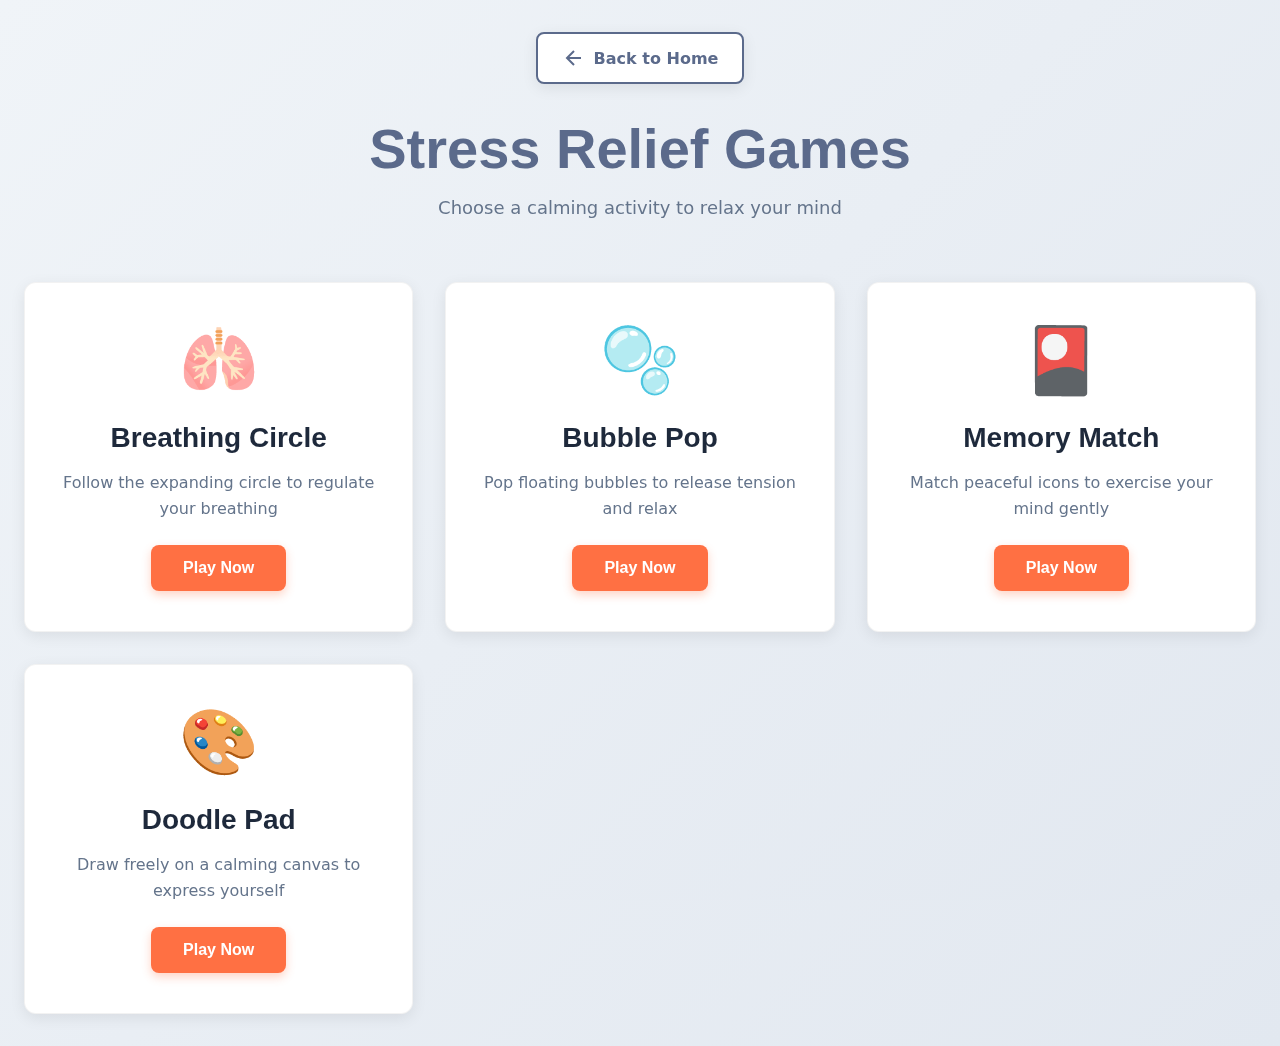
<file: game.html>
<!DOCTYPE html>
<html lang="en">

<head>
    <meta charset="UTF-8">
    <meta name="viewport" content="width=device-width, initial-scale=1.0">
    <meta name="description"
        content="Play stress-relieving games including breathing exercises, bubble pop, memory match, and doodle pad">
    <title>Stress Relief Games - MindEase</title>
    <link rel="preconnect" href="https://fonts.googleapis.com">
    <link rel="icon" type="image/png" href="logo-1.png">
    <link rel="preconnect" href="https://fonts.gstatic.com" crossorigin>
    <link
        href="https://fonts.googleapis.com/css2?family=Inter:wght@300;400;500;600;700&family=Outfit:wght@400;600;700&display=swap"
        rel="stylesheet">
    <link rel="stylesheet" href="games.css">
</head>

<body>
    <div class="background-gradient"></div>

    <header class="header">
        <div class="header-content">
            <a href="index.html" class="back-button">
                <svg width="24" height="24" viewBox="0 0 24 24" fill="none" stroke="currentColor" stroke-width="2">
                    <path d="M19 12H5M12 19l-7-7 7-7" />
                </svg>
                Back to Home
            </a>
            <h1 class="main-title">Stress Relief Games</h1>
            <p class="subtitle">Choose a calming activity to relax your mind</p>
        </div>
    </header>

    <main class="games-grid">
        <!-- Breathing Circle Game -->
        <div class="game-card" data-game="breathing">
            <div class="card-icon">🫁</div>
            <h2>Breathing Circle</h2>
            <p>Follow the expanding circle to regulate your breathing</p>
            <button class="play-button" onclick="openGame('breathing')">Play Now</button>
        </div>

        <!-- Bubble Pop Game -->
        <div class="game-card" data-game="bubble">
            <div class="card-icon">🫧</div>
            <h2>Bubble Pop</h2>
            <p>Pop floating bubbles to release tension and relax</p>
            <button class="play-button" onclick="openGame('bubble')">Play Now</button>
        </div>

        <!-- Memory Match Game -->
        <div class="game-card" data-game="memory">
            <div class="card-icon">🎴</div>
            <h2>Memory Match</h2>
            <p>Match peaceful icons to exercise your mind gently</p>
            <button class="play-button" onclick="openGame('memory')">Play Now</button>
        </div>

        <!-- Doodle Pad Game -->
        <div class="game-card" data-game="doodle">
            <div class="card-icon">🎨</div>
            <h2>Doodle Pad</h2>
            <p>Draw freely on a calming canvas to express yourself</p>
            <button class="play-button" onclick="openGame('doodle')">Play Now</button>
        </div>


    </main>

    <!-- Game Modals -->
    <div id="breathing-modal" class="game-modal">
        <div class="modal-content">
            <button class="close-button" onclick="closeGame('breathing')">×</button>
            <h2>Breathing Circle</h2>
            <p class="instruction">Follow the circle as it expands and contracts</p>
            <div class="breathing-container">
                <div class="breathing-circle">
                    <div class="breathing-text">Breathe</div>
                </div>
                <div class="breathing-instruction">Inhale</div>
            </div>
            <button class="action-button" onclick="startBreathing()">Start Exercise</button>
        </div>
    </div>

    <!-- Bubble Pop Modal -->
    <div id="bubble-modal" class="game-modal">
        <div class="modal-content">
            <button class="close-button" onclick="closeGame('bubble')">×</button>
            <h2>Bubble Pop</h2>
            <div class="score-display">Score: <span id="bubble-score">0</span></div>
            <canvas id="bubble-canvas"></canvas>
            <button class="action-button" onclick="startBubbles()">Start Popping</button>
        </div>
    </div>

    <!-- Memory Match Modal -->
    <div id="memory-modal" class="game-modal">
        <div class="modal-content">
            <button class="close-button" onclick="closeGame('memory')">×</button>
            <h2>Memory Match</h2>
            <div class="game-stats">
                <div class="stat">Moves: <span id="moves">0</span></div>
                <div class="stat">Matches: <span id="matches">0</span></div>
            </div>
            <div id="memory-grid" class="memory-grid"></div>
            <button class="action-button" onclick="startMemory()">New Game</button>
        </div>
    </div>

    <!-- Doodle Pad Modal -->
    <div id="doodle-modal" class="game-modal">
        <div class="modal-content">
            <button class="close-button" onclick="closeGame('doodle')">×</button>
            <h2>Doodle Pad</h2>
            <div class="doodle-controls">
                <input type="color" id="color-picker" value="#6366f1">
                <input type="range" id="brush-size" min="1" max="20" value="5">
                <button class="control-button" onclick="clearCanvas()">Clear</button>
            </div>
            <canvas id="doodle-canvas"></canvas>
        </div>
    </div>



    <script src="game.js"></script>
</body>

</html>
</file>
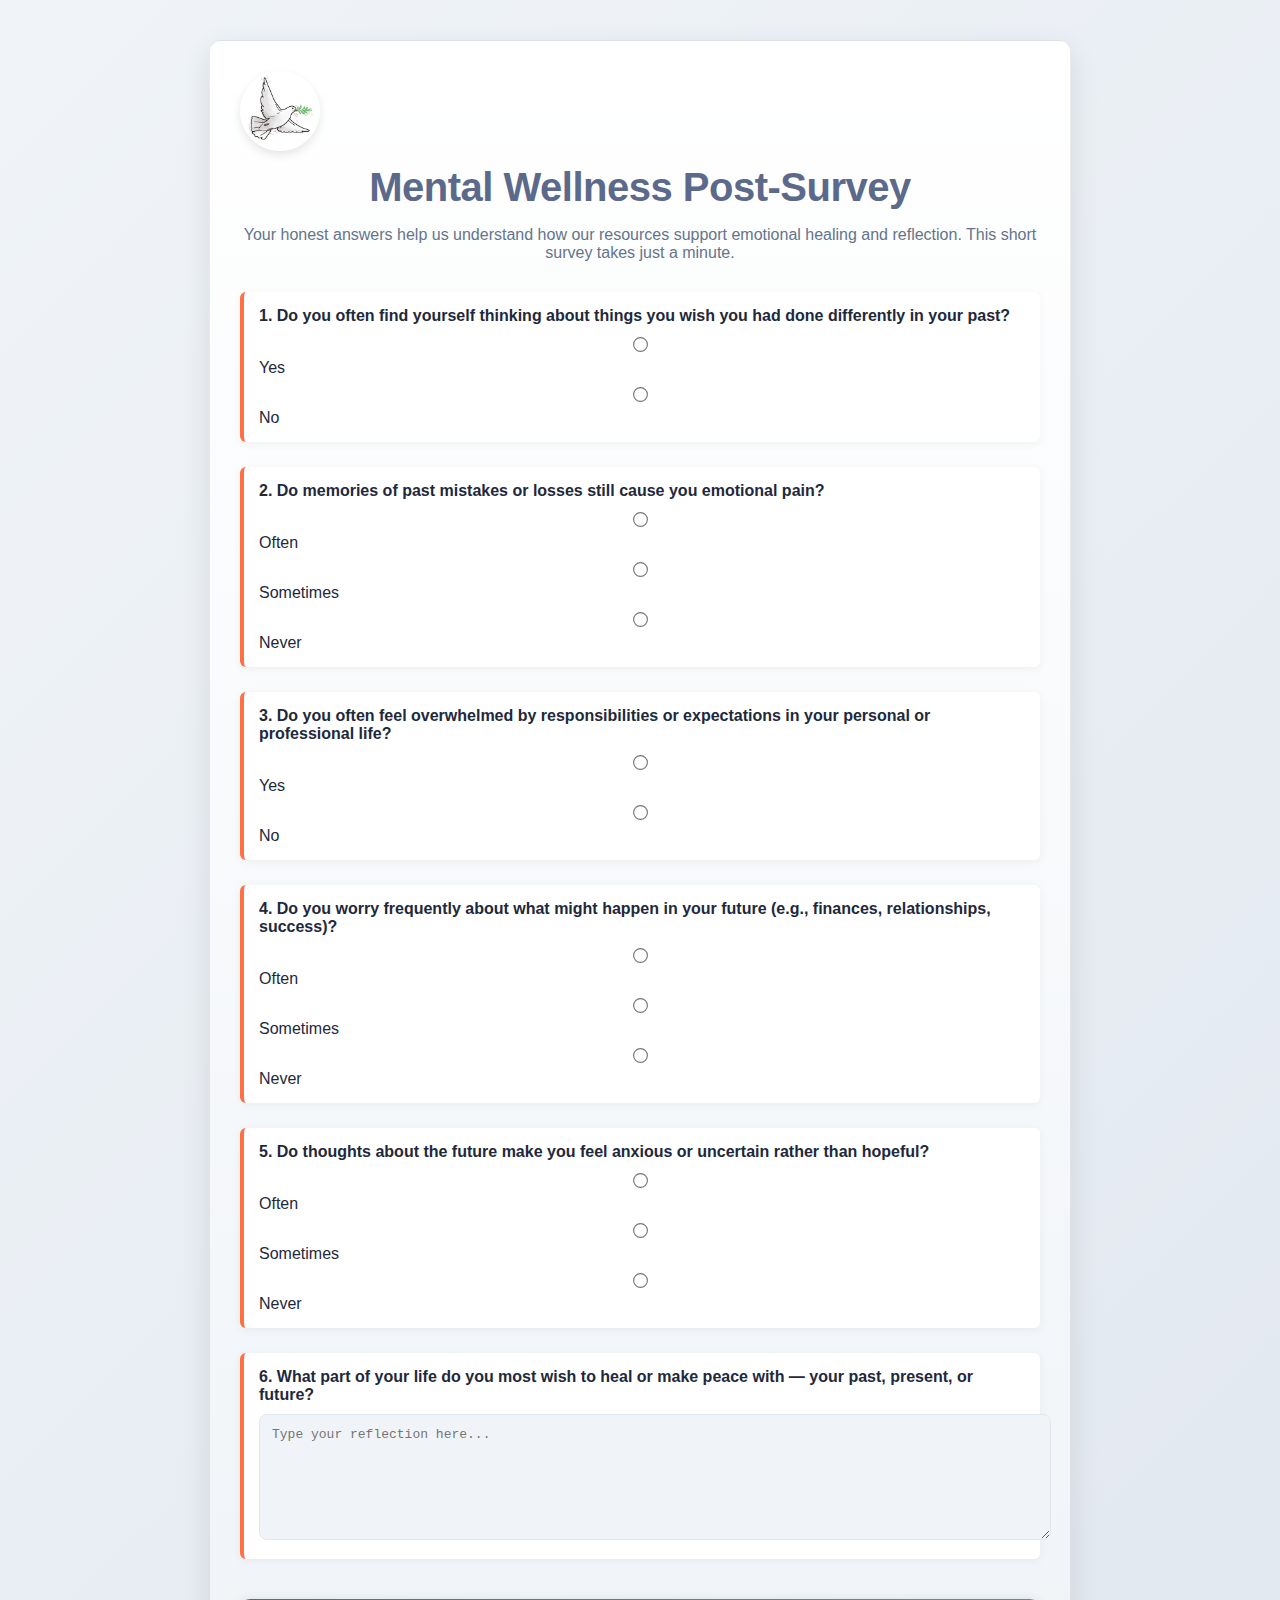
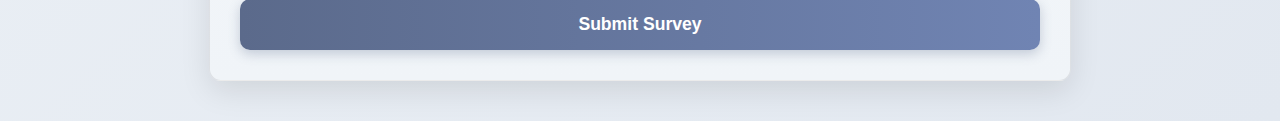
<file: survey.html>
<!DOCTYPE html>
<html lang="en">
<head>
    <meta charset="UTF-8">
    <meta name="viewport" content="width=device-width, initial-scale=1.0">
    <title>Mental Wellness Post-Survey</title>
    <link rel="stylesheet" href="survey.css">
    <link rel="icon" type="image/png" href="mind peace logo.png">
</head>
<body>
    <div class="survey-card">
        <img src="logo-1.png" alt="MindEase Logo" class="logo-img">
        <h1>Mental Wellness Post-Survey</h1>
        <p class="intro">Your honest answers help us understand how our resources support emotional healing and reflection. This short survey takes just a minute.</p>

        <form id="surveyForm">
            <div class="question">
                <label>1. Do you often find yourself thinking about things you wish you had done differently in your past?</label>
                <div class="options">
                    <input type="radio" name="q1" value="2"> Yes
                    <input type="radio" name="q1" value="0"> No
                </div>
            </div>

            <div class="question">
                <label>2. Do memories of past mistakes or losses still cause you emotional pain?</label>
                <div class="options">
                    <input type="radio" name="q2" value="2"> Often
                    <input type="radio" name="q2" value="1"> Sometimes
                    <input type="radio" name="q2" value="0"> Never
                </div>
            </div>

            <div class="question">
                <label>3. Do you often feel overwhelmed by responsibilities or expectations in your personal or professional life?</label>
                <div class="options">
                    <input type="radio" name="q3" value="2"> Yes
                    <input type="radio" name="q3" value="0"> No
                </div>
            </div>

            <div class="question">
                <label>4. Do you worry frequently about what might happen in your future (e.g., finances, relationships, success)?</label>
                <div class="options">
                    <input type="radio" name="q4" value="2"> Often
                    <input type="radio" name="q4" value="1"> Sometimes
                    <input type="radio" name="q4" value="0"> Never
                </div>
            </div>

            <div class="question">
                <label>5. Do thoughts about the future make you feel anxious or uncertain rather than hopeful?</label>
                <div class="options">
                    <input type="radio" name="q5" value="2"> Often
                    <input type="radio" name="q5" value="1"> Sometimes
                    <input type="radio" name="q5" value="0"> Never
                </div>
            </div>

            <div class="question open-ended">
                <label>6. What part of your life do you most wish to heal or make peace with — your past, present, or future?</label>
                <textarea name="q6" rows="4" placeholder="Type your reflection here..."></textarea>
            </div>

            <button type="submit">Submit Survey</button>
        </form>

        <div id="resultBox" class="hidden">
            <h2>💖 Thank You!</h2>
            <p>Your responses have been recorded. Below is your reflection score:</p>
            <div id="scoreDisplay"></div>
            <p id="scoreMessage"></p>
            <button id="retryBtn">Take Again</button>
        </div>
    </div>

    <script src="survey.js"></script>
</body>
</html>
</file>
<file: games.css>
* {
    margin: 0;
    padding: 0;
    box-sizing: border-box;
}

:root {
    --primary-color: #5B6A8B;
    --secondary-color: #FF7043;
    --bg-light: #F0F4F8;
    --bg-dark: #E2E8F0;
    --surface-color: #FFFFFF;
    --text-dark: #1E293B;
    --text-medium: #64748B;
    --glass: rgba(255, 255, 255, 0.85);
    --radius: 12px;
    --shadow-light: 0 4px 15px rgba(0, 0, 0, 0.08);
    --shadow-deep: 0 10px 30px rgba(0, 0, 0, 0.12);
}

body {
    font-family: 'Poppins', system-ui, -apple-system, sans-serif;
    background: linear-gradient(135deg, var(--bg-light), var(--bg-dark));
    color: var(--text-dark);
    min-height: 100vh;
    overflow-x: hidden;
    position: relative;
}

.background-gradient {
    position: fixed;
    top: 0;
    left: 0;
    width: 100%;
    height: 100%;
    background: linear-gradient(135deg, var(--bg-light) 0%, var(--bg-dark) 100%);
    z-index: -1;
}

/* Header Styles */
.header {
    padding: 2rem 1.5rem;
    text-align: center;
}

.header-content {
    max-width: 800px;
    margin: 0 auto;
}

.back-button {
    display: inline-flex;
    align-items: center;
    gap: 0.5rem;
    padding: 0.75rem 1.5rem;
    background: var(--surface-color);
    border: 2px solid var(--primary-color);
    border-radius: 8px;
    color: var(--primary-color);
    text-decoration: none;
    font-weight: 600;
    transition: all 0.3s ease;
    margin-bottom: 2rem;
    box-shadow: var(--shadow-light);
}

.back-button:hover {
    background: var(--bg-dark);
    color: var(--secondary-color);
    border-color: var(--secondary-color);
    transform: translateX(-4px);
    box-shadow: var(--shadow-deep);
}

.main-title {
    font-family: 'Poppins', sans-serif;
    font-size: 3.5rem;
    font-weight: 700;
    color: var(--primary-color);
    margin-bottom: 1rem;
}

.subtitle {
    font-size: 1.125rem;
    color: var(--text-medium);
    font-weight: 300;
}

/* Games Grid */
.games-grid {
    display: grid;
    grid-template-columns: repeat(auto-fit, minmax(300px, 1fr));
    gap: 2rem;
    padding: 2rem 1.5rem;
    max-width: 1400px;
    margin: 0 auto;
}

.game-card {
    background: var(--surface-color);
    border: 1px solid rgba(0, 0, 0, 0.05);
    border-radius: var(--radius);
    padding: 2.5rem 2rem;
    transition: all 0.3s ease;
    cursor: pointer;
    text-align: center;
    box-shadow: var(--shadow-light);
}

.game-card:hover {
    transform: translateY(-4px);
    box-shadow: var(--shadow-deep);
    border-color: var(--secondary-color);
}

.card-icon {
    font-size: 4rem;
    margin-bottom: 1.5rem;
}

.game-card h2 {
    font-family: 'Poppins', sans-serif;
    font-size: 1.75rem;
    font-weight: 600;
    margin-bottom: 1rem;
    color: var(--text-dark);
}

.game-card p {
    color: var(--text-medium);
    line-height: 1.6;
    margin-bottom: 1.5rem;
}

.play-button {
    background: var(--secondary-color);
    color: white;
    border: none;
    padding: 0.875rem 2rem;
    border-radius: 8px;
    font-size: 1rem;
    font-weight: 600;
    cursor: pointer;
    transition: all 0.3s ease;
    box-shadow: 0 4px 10px rgba(255, 112, 67, 0.3);
}

.play-button:hover {
    background: #E55C30;
    transform: scale(1.05);
    box-shadow: 0 6px 15px rgba(255, 112, 67, 0.4);
}

.play-button:active {
    transform: scale(0.98);
}

/* Game Modal Styles */
.game-modal {
    display: none;
    position: fixed;
    top: 0;
    left: 0;
    width: 100%;
    height: 100%;
    background: rgba(30, 41, 59, 0.95);
    backdrop-filter: blur(10px);
    z-index: 1000;
    justify-content: center;
    align-items: center;
    animation: fadeIn 0.3s ease;
}

.game-modal.active {
    display: flex;
}

@keyframes fadeIn {
    from {
        opacity: 0;
    }

    to {
        opacity: 1;
    }
}

.modal-content {
    background: var(--surface-color);
    border: 1px solid rgba(0, 0, 0, 0.1);
    border-radius: var(--radius);
    padding: 2.5rem;
    max-width: 90%;
    max-height: 90vh;
    overflow-y: auto;
    position: relative;
    animation: slideUp 0.4s cubic-bezier(0.4, 0, 0.2, 1);
    box-shadow: 0 25px 80px rgba(0, 0, 0, 0.2);
}

@keyframes slideUp {
    from {
        opacity: 0;
        transform: translateY(30px);
    }

    to {
        opacity: 1;
        transform: translateY(0);
    }
}

.close-button {
    position: absolute;
    top: 1rem;
    right: 1rem;
    background: var(--bg-dark);
    border: 1px solid var(--primary-color);
    color: var(--primary-color);
    font-size: 2rem;
    width: 48px;
    height: 48px;
    border-radius: 12px;
    cursor: pointer;
    transition: all 0.3s ease;
    display: flex;
    align-items: center;
    justify-content: center;
    line-height: 1;
}

.close-button:hover {
    background: var(--secondary-color);
    color: white;
    transform: rotate(90deg);
}

.modal-content h2 {
    font-family: 'Poppins', sans-serif;
    font-size: 2rem;
    margin-bottom: 1rem;
    color: var(--primary-color);
}

.instruction {
    color: var(--text-medium);
    margin-bottom: 2rem;
    font-size: 1.125rem;
}

/* Breathing Circle Game */
.breathing-container {
    display: flex;
    flex-direction: column;
    align-items: center;
    gap: 2rem;
    padding: 3rem 0;
}

.breathing-circle {
    width: 200px;
    height: 200px;
    border-radius: 50%;
    background: linear-gradient(135deg, var(--primary-color), var(--secondary-color));
    display: flex;
    align-items: center;
    justify-content: center;
    box-shadow: 0 0 40px rgba(91, 106, 139, 0.4);
    transition: all 4s ease-in-out;
}

.breathing-circle.inhale {
    transform: scale(1.5);
    box-shadow: 0 0 80px rgba(91, 106, 139, 0.6);
}

.breathing-circle.exhale {
    transform: scale(1);
    box-shadow: 0 0 40px rgba(91, 106, 139, 0.4);
}

.breathing-text {
    font-size: 1.5rem;
    font-weight: 600;
    color: white;
}

.breathing-instruction {
    font-size: 1.75rem;
    font-weight: 600;
    color: var(--primary-color);
    text-transform: uppercase;
    letter-spacing: 2px;
}

/* Bubble Pop Game */
#bubble-canvas {
    width: 100%;
    max-width: 600px;
    height: 500px;
    background: linear-gradient(180deg, var(--bg-light) 0%, var(--bg-dark) 100%);
    border-radius: 16px;
    border: 2px solid var(--primary-color);
    cursor: pointer;
    display: block;
    margin: 1.5rem auto;
}

.score-display {
    font-size: 1.5rem;
    font-weight: 600;
    text-align: center;
    margin-bottom: 1rem;
    color: var(--text-dark);
}

#bubble-score {
    color: var(--secondary-color);
}

/* Memory Match Game */
.game-stats {
    display: flex;
    justify-content: center;
    gap: 3rem;
    margin-bottom: 2rem;
}

.stat {
    font-size: 1.25rem;
    font-weight: 600;
    color: var(--text-dark);
}

.stat span {
    color: var(--secondary-color);
}

.memory-grid {
    display: grid;
    grid-template-columns: repeat(4, 1fr);
    gap: 1rem;
    max-width: 500px;
    margin: 0 auto 2rem;
}

.memory-card {
    aspect-ratio: 1;
    background: var(--bg-light);
    border: 2px solid var(--primary-color);
    border-radius: 12px;
    cursor: pointer;
    display: flex;
    align-items: center;
    justify-content: center;
    font-size: 2.5rem;
    transition: all 0.3s ease;
    position: relative;
}

.memory-card:hover {
    transform: translateY(-4px);
    box-shadow: var(--shadow-light);
}

.memory-card.flipped {
    background: linear-gradient(135deg, var(--primary-color), var(--secondary-color));
    border-color: var(--secondary-color);
    color: white;
}

.memory-card.matched {
    background: #10b981;
    border-color: #10b981;
    cursor: default;
    animation: matchPulse 0.6s ease;
}

@keyframes matchPulse {

    0%,
    100% {
        transform: scale(1);
    }

    50% {
        transform: scale(1.1);
    }
}

.memory-card .card-back {
    font-size: 2rem;
}

.memory-card .card-front {
    display: none;
}

.memory-card.flipped .card-back {
    display: none;
}

.memory-card.flipped .card-front {
    display: block;
}

/* Doodle Pad Game */
.doodle-controls {
    display: flex;
    gap: 1rem;
    align-items: center;
    justify-content: center;
    margin-bottom: 1.5rem;
    flex-wrap: wrap;
}

#color-picker {
    width: 60px;
    height: 48px;
    border: 2px solid var(--primary-color);
    border-radius: 8px;
    cursor: pointer;
}

#brush-size {
    width: 150px;
    cursor: pointer;
}

.control-button {
    padding: 0.75rem 1.5rem;
    background: var(--surface-color);
    border: 2px solid var(--primary-color);
    color: var(--primary-color);
    border-radius: 8px;
    cursor: pointer;
    font-weight: 600;
    transition: all 0.3s ease;
}

.control-button:hover {
    background: var(--secondary-color);
    border-color: var(--secondary-color);
    color: white;
}

#doodle-canvas {
    width: 100%;
    max-width: 700px;
    height: 500px;
    background: white;
    border-radius: 16px;
    cursor: crosshair;
    display: block;
    margin: 0 auto;
    box-shadow: var(--shadow-deep);
    border: 2px solid var(--primary-color);
}

/* Action Button */
.action-button {
    display: block;
    margin: 0 auto;
    padding: 1rem 3rem;
    background: var(--secondary-color);
    border: none;
    border-radius: 8px;
    color: white;
    font-size: 1.125rem;
    font-weight: 600;
    cursor: pointer;
    transition: all 0.3s ease;
    box-shadow: 0 4px 10px rgba(255, 112, 67, 0.3);
}

.action-button:hover {
    background: #E55C30;
    transform: scale(1.05);
    box-shadow: 0 6px 15px rgba(255, 112, 67, 0.4);
}

.action-button:active {
    transform: scale(0.98);
}

/* Responsive Design */
@media (max-width: 768px) {
    .main-title {
        font-size: 2.5rem;
    }

    .games-grid {
        grid-template-columns: 1fr;
        padding: 1.5rem 1rem;
    }

    .modal-content {
        padding: 1.5rem;
        max-width: 95%;
    }

    .memory-grid {
        gap: 0.5rem;
    }

    #bubble-canvas,
    #doodle-canvas {
        height: 400px;
    }
}

/* Custom Scrollbar */
.modal-content::-webkit-scrollbar {
    width: 8px;
}

.modal-content::-webkit-scrollbar-track {
    background: var(--bg-light);
    border-radius: 4px;
}

.modal-content::-webkit-scrollbar-thumb {
    background: var(--primary-color);
    border-radius: 4px;
}

.modal-content::-webkit-scrollbar-thumb:hover {
    background: var(--secondary-color);
}
</file>
<file: survey.css>
/*
 * SURVEY STYLES - Matched to MindEase Global Palette
 * Primary: #5B6A8B (Soft Blue-Grey)
 * Secondary/Accent: #FF7043 (Vibrant Coral)
 */

:root {
  /* Inherit/Redefine Core MindEase Variables for Survey Page */
  --primary-color: #5B6A8B;
  --secondary-color: #FF7043;
  --bg-light: #F0F4F8;
  --bg-dark: #E2E8F0;
  --surface-color: #FFFFFF;
  --text-dark: #1E293B;
  --text-medium: #64748B;
  --radius: 12px;
  --shadow-deep: 0 10px 30px rgba(0, 0, 0, 0.1);
}

body {
  font-family: 'Poppins', sans-serif;
  /* Use new, soft gradient background */
  background: linear-gradient(135deg, var(--bg-light), var(--bg-dark));
  margin: 0;
  padding: 0;
  display: flex;
  flex-direction: column; /* Allow space for content above/below card */
  justify-content: center;
  align-items: center;
  min-height: 100vh;
  color: var(--text-dark);
}

.survey-card {
  /* Corrected gradient background for card */
  background: linear-gradient(180deg, var(--surface-color), var(--bg-light));
  width: 90%;
  max-width: 800px; /* Reduced max width for better card focus */
  border-radius: var(--radius);
  padding: 30px;
  /* Use main site's shadow style */
  box-shadow: var(--shadow-deep);
  animation: fadeIn 0.8s ease;
  border: 1px solid rgba(0, 0, 0, 0.08); /* Softer border */
  margin: 40px auto; /* Add margin for non-full-height view */
}

/* Header and Logo Styling */
.header-area {
  text-align: center;
  margin-bottom: 25px;
}

.logo-img {
  width: 80px; /* Standardized size */
  height: 80px;
  object-fit: contain;
  border-radius: 50%;
  margin-top: 0;
  margin-bottom: 10px;
  box-shadow: 0 4px 10px rgba(0, 0, 0, 0.1);
}

h1 {
  text-align: center;
  color: var(--primary-color);
  font-weight: 800;
  margin: 0; /* Removed large margins */
  font-size: 2.5em; /* Standardized size */
  letter-spacing: -0.5px;
  transition: color 0.3s ease, transform 0.3s ease;
}
h1:hover {
  color: var(--secondary-color); /* Coral accent on hover */
  transform: scale(1.02);
}

.intro {
  text-align: center;
  color: var(--text-medium);
  font-size: 1em;
  margin-bottom: 30px;
}

/* Questions and Options */
.question {
  margin-bottom: 25px;
  padding: 15px;
  border-left: 4px solid var(--secondary-color); /* Highlight current question */
  background-color: var(--surface-color);
  border-radius: 6px;
  box-shadow: 0 2px 10px rgba(0, 0, 0, 0.05);
}
label {
  font-weight: 600;
  color: var(--text-dark);
  display: block;
  margin-bottom: 10px;
}
.options {
  display: flex;
  flex-direction: column;
  gap: 8px;
}
.options input[type="radio"] {
  margin-right: 8px;
  /* Use secondary color for radio button accent */
  accent-color: var(--secondary-color);
  transform: scale(1.15);
}
.options label {
    font-weight: 400; /* Lighter weight for option text */
    margin-bottom: 0;
    cursor: pointer;
}

/* Text area */
textarea {
  width: 100%;
  border: 1px solid var(--bg-dark);
  border-radius: 8px;
  padding: 12px;
  font-size: 1em;
  resize: vertical; /* Allow vertical resizing only */
  background-color: var(--bg-light);
  color: var(--text-dark);
  transition: border-color 0.3s ease, box-shadow 0.3s ease;
  min-height: 100px;
}

textarea:focus {
  border-color: var(--primary-color);
  box-shadow: 0 0 8px rgba(91, 106, 139, 0.3);
  outline: none;
}

/* Submit Button */
button {
  /* Use primary color gradient */
  background: linear-gradient(90deg, var(--primary-color), #7084B3);
  color: var(--surface-color);
  border: none;
  padding: 15px;
  border-radius: 10px;
  font-size: 1.1em;
  width: 100%;
  cursor: pointer;
  transition: transform 0.3s ease, box-shadow 0.3s ease, background 0.3s ease;
  font-weight: 700;
  box-shadow: 0 4px 12px rgba(91, 106, 139, 0.3);
  margin-top: 15px;
}

button:hover {
  transform: translateY(-2px);
  /* Hover effect matched to the main site's secondary/accent color */
  background: var(--secondary-color);
  box-shadow: 0 6px 15px rgba(255, 112, 67, 0.4);
}

/* Result Box */
#resultBox {
  text-align: center;
  margin-top: 30px;
  padding: 20px;
  border-radius: 10px;
  background-color: var(--bg-light);
  border: 1px solid var(--primary-color);
}
#scoreDisplay {
  font-size: 24px;
  font-weight: 700;
  color: var(--secondary-color); /* Highlight score with accent color */
  margin: 10px 0;
}
#scoreMessage {
  font-size: 1em;
  color: var(--text-medium);
  margin-bottom: 0;
}
.hidden {
  display: none;
}

/* Animation */
@keyframes fadeIn {
  from {opacity: 0; transform: translateY(15px);}
  to {opacity: 1; transform: translateY(0);}
}

/* Responsive adjustments */
@media (max-width: 600px) {
  .survey-card {
    padding: 20px;
    margin: 20px 10px;
  }
  h1 {
    font-size: 2em;
  }
  button {
    font-size: 1em;
  }
}
</file>
